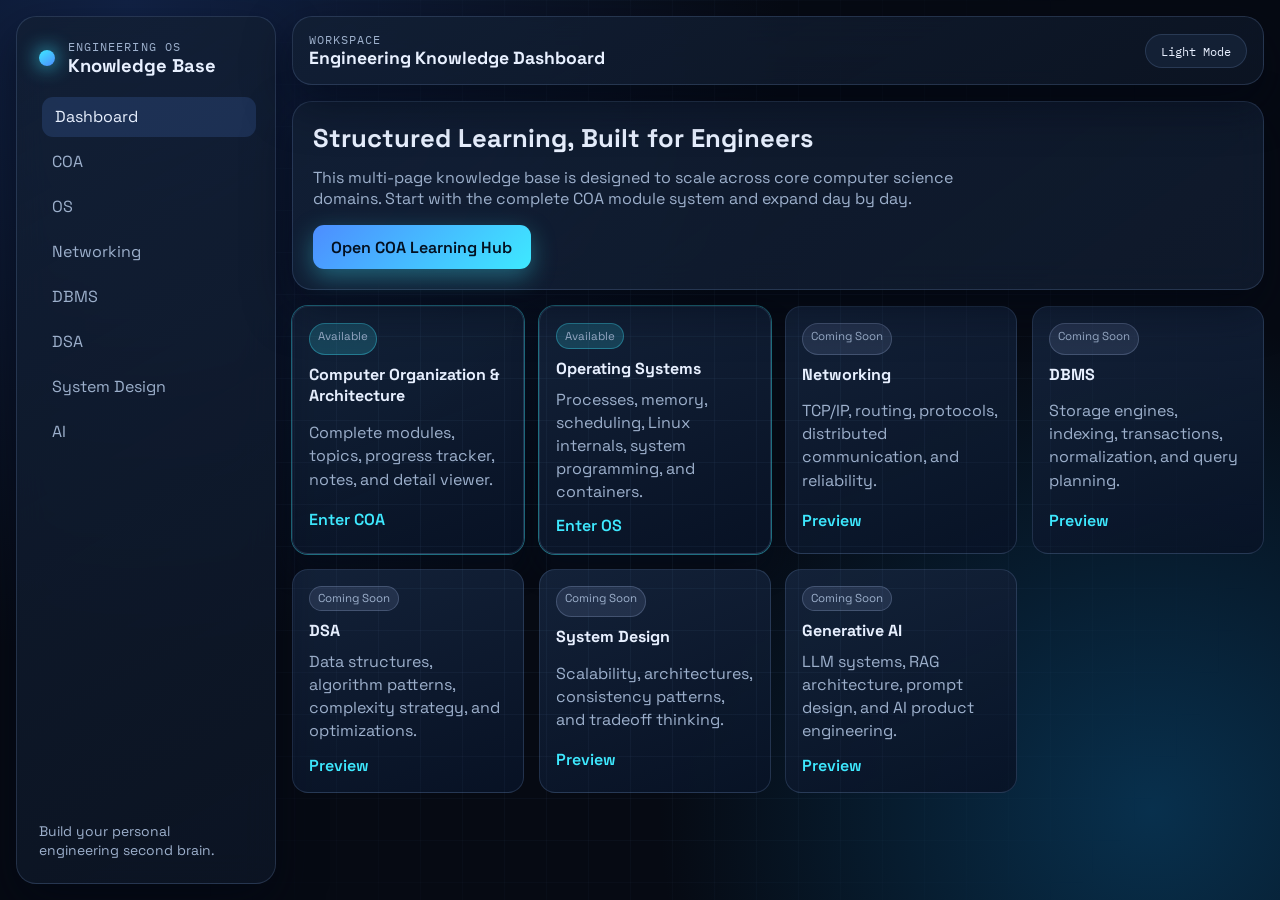
<file: index.html>
<!DOCTYPE html>
<html lang="en" data-theme="dark">
  <head>
    <meta charset="UTF-8" />
    <meta name="viewport" content="width=device-width, initial-scale=1.0" />
    <title>Engineering Knowledge Base</title>
    <link rel="preconnect" href="https://fonts.googleapis.com" />
    <link rel="preconnect" href="https://fonts.gstatic.com" crossorigin />
    <link
      href="https://fonts.googleapis.com/css2?family=Space+Grotesk:wght@400;500;600;700&family=IBM+Plex+Mono:wght@400;500&display=swap"
      rel="stylesheet"
    />
    <link rel="stylesheet" href="style.css" />
  </head>
  <body class="main-shell">
    <div class="bg-grid" aria-hidden="true"></div>
    <aside class="main-sidebar glass-panel">
      <div class="logo-wrap">
        <span class="logo-dot"></span>
        <div>
          <p class="label">Engineering OS</p>
          <h1>Knowledge Base</h1>
        </div>
      </div>
      <nav class="side-nav" aria-label="Primary">
        <a class="active" href="index.html">Dashboard</a>
        <a href="COA/index.html">COA</a>
        <a href="OS/index.html">OS</a>
        <a href="Networking/index.html">Networking</a>
        <a href="DBMS/index.html">DBMS</a>
        <a href="DSA/index.html">DSA</a>
        <a href="System-Design/index.html">System Design</a>
        <a href="AI/index.html">AI</a>
      </nav>
      <p class="side-footer">Build your personal engineering second brain.</p>
    </aside>

    <main class="main-content">
      <header class="topbar glass-panel">
        <div>
          <p class="label">Workspace</p>
          <h2>Engineering Knowledge Dashboard</h2>
        </div>
        <div class="topbar-actions">
          <button id="themeToggle" class="btn-pill" type="button" aria-label="Toggle theme">
            <span>Theme</span>
          </button>
        </div>
      </header>

      <section class="hero glass-panel">
        <h3>Structured Learning, Built for Engineers</h3>
        <p>
          This multi-page knowledge base is designed to scale across core computer science domains.
          Start with the complete COA module system and expand day by day.
        </p>
        <a class="btn-primary" href="COA/index.html">Open COA Learning Hub</a>
      </section>

      <section class="tech-grid" aria-label="Technology Sections">
        <article class="tech-card active">
          <p class="tag">Available</p>
          <h4>Computer Organization &amp; Architecture</h4>
          <p>Complete modules, topics, progress tracker, notes, and detail viewer.</p>
          <a href="COA/index.html">Enter COA</a>
        </article>
        <article class="tech-card active">
          <p class="tag">Available</p>
          <h4>Operating Systems</h4>
          <p>Processes, memory, scheduling, Linux internals, system programming, and containers.</p>
          <a href="OS/index.html">Enter OS</a>
        </article>
        <article class="tech-card">
          <p class="tag soon">Coming Soon</p>
          <h4>Networking</h4>
          <p>TCP/IP, routing, protocols, distributed communication, and reliability.</p>
          <a href="Networking/index.html">Preview</a>
        </article>
        <article class="tech-card">
          <p class="tag soon">Coming Soon</p>
          <h4>DBMS</h4>
          <p>Storage engines, indexing, transactions, normalization, and query planning.</p>
          <a href="DBMS/index.html">Preview</a>
        </article>
        <article class="tech-card">
          <p class="tag soon">Coming Soon</p>
          <h4>DSA</h4>
          <p>Data structures, algorithm patterns, complexity strategy, and optimizations.</p>
          <a href="DSA/index.html">Preview</a>
        </article>
        <article class="tech-card">
          <p class="tag soon">Coming Soon</p>
          <h4>System Design</h4>
          <p>Scalability, architectures, consistency patterns, and tradeoff thinking.</p>
          <a href="System-Design/index.html">Preview</a>
        </article>
        <article class="tech-card">
          <p class="tag soon">Coming Soon</p>
          <h4>Generative AI</h4>
          <p>LLM systems, RAG architecture, prompt design, and AI product engineering.</p>
          <a href="AI/index.html">Preview</a>
        </article>
      </section>
    </main>

    <script src="script.js"></script>
  </body>
</html>
</file>
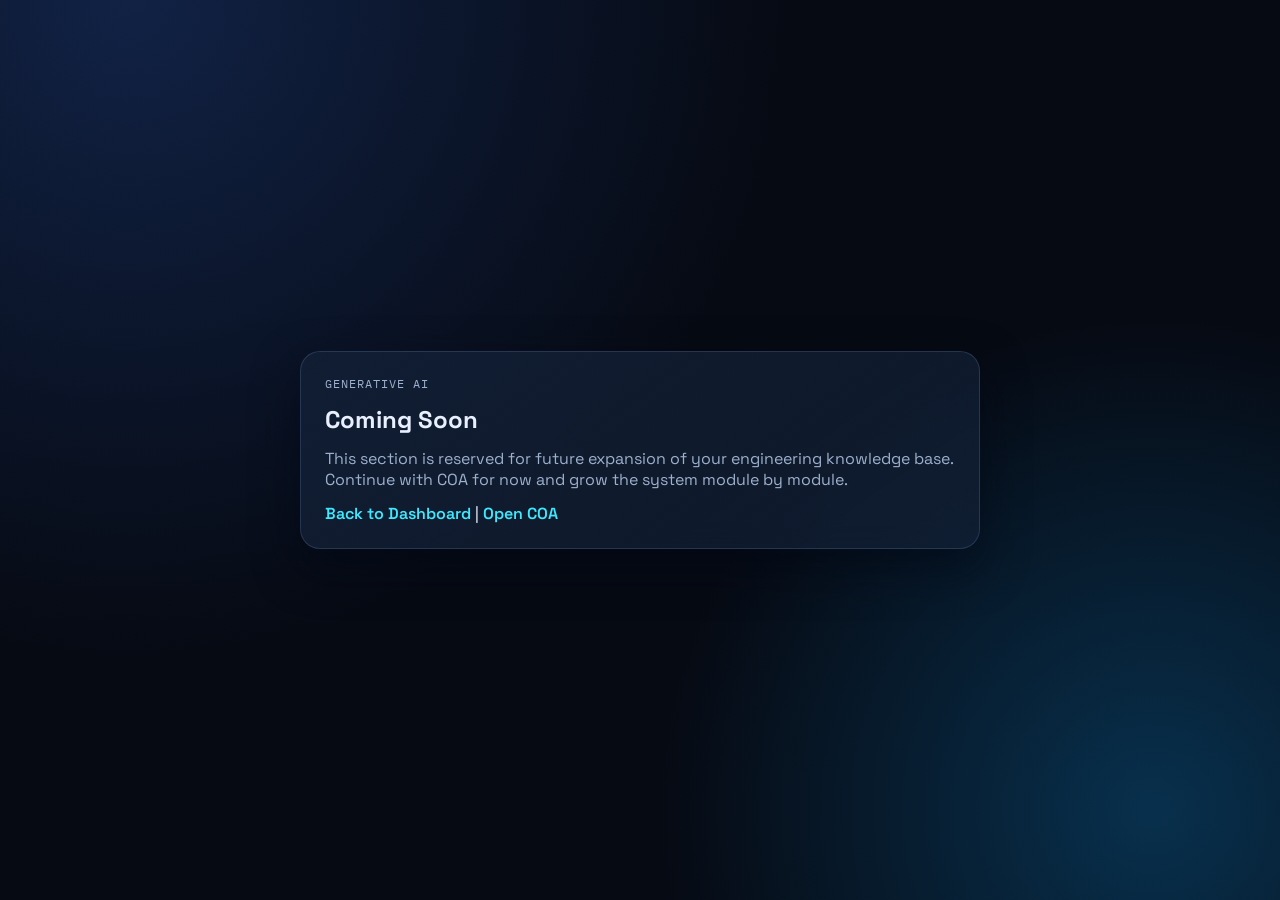
<file: AI/index.html>
<!DOCTYPE html>
<html lang="en" data-theme="dark">
  <head>
    <meta charset="UTF-8" />
    <meta name="viewport" content="width=device-width, initial-scale=1.0" />
    <title>Generative AI | Engineering Knowledge Base</title>
    <link rel="preconnect" href="https://fonts.googleapis.com" />
    <link rel="preconnect" href="https://fonts.gstatic.com" crossorigin />
    <link
      href="https://fonts.googleapis.com/css2?family=Space+Grotesk:wght@400;500;600;700&family=IBM+Plex+Mono:wght@400;500&display=swap"
      rel="stylesheet"
    />
    <link rel="stylesheet" href="../style.css" />
  </head>
  <body>
    <main class="coming-main">
      <section class="coming-card glass-panel">
        <p class="label">Generative AI</p>
        <h1>Coming Soon</h1>
        <p>
          This section is reserved for future expansion of your engineering knowledge base.
          Continue with COA for now and grow the system module by module.
        </p>
        <div>
          <a href="../index.html">Back to Dashboard</a>
          <span> | </span>
          <a href="../COA/index.html">Open COA</a>
        </div>
      </section>
    </main>
    <script src="../script.js"></script>
  </body>
</html>
</file>
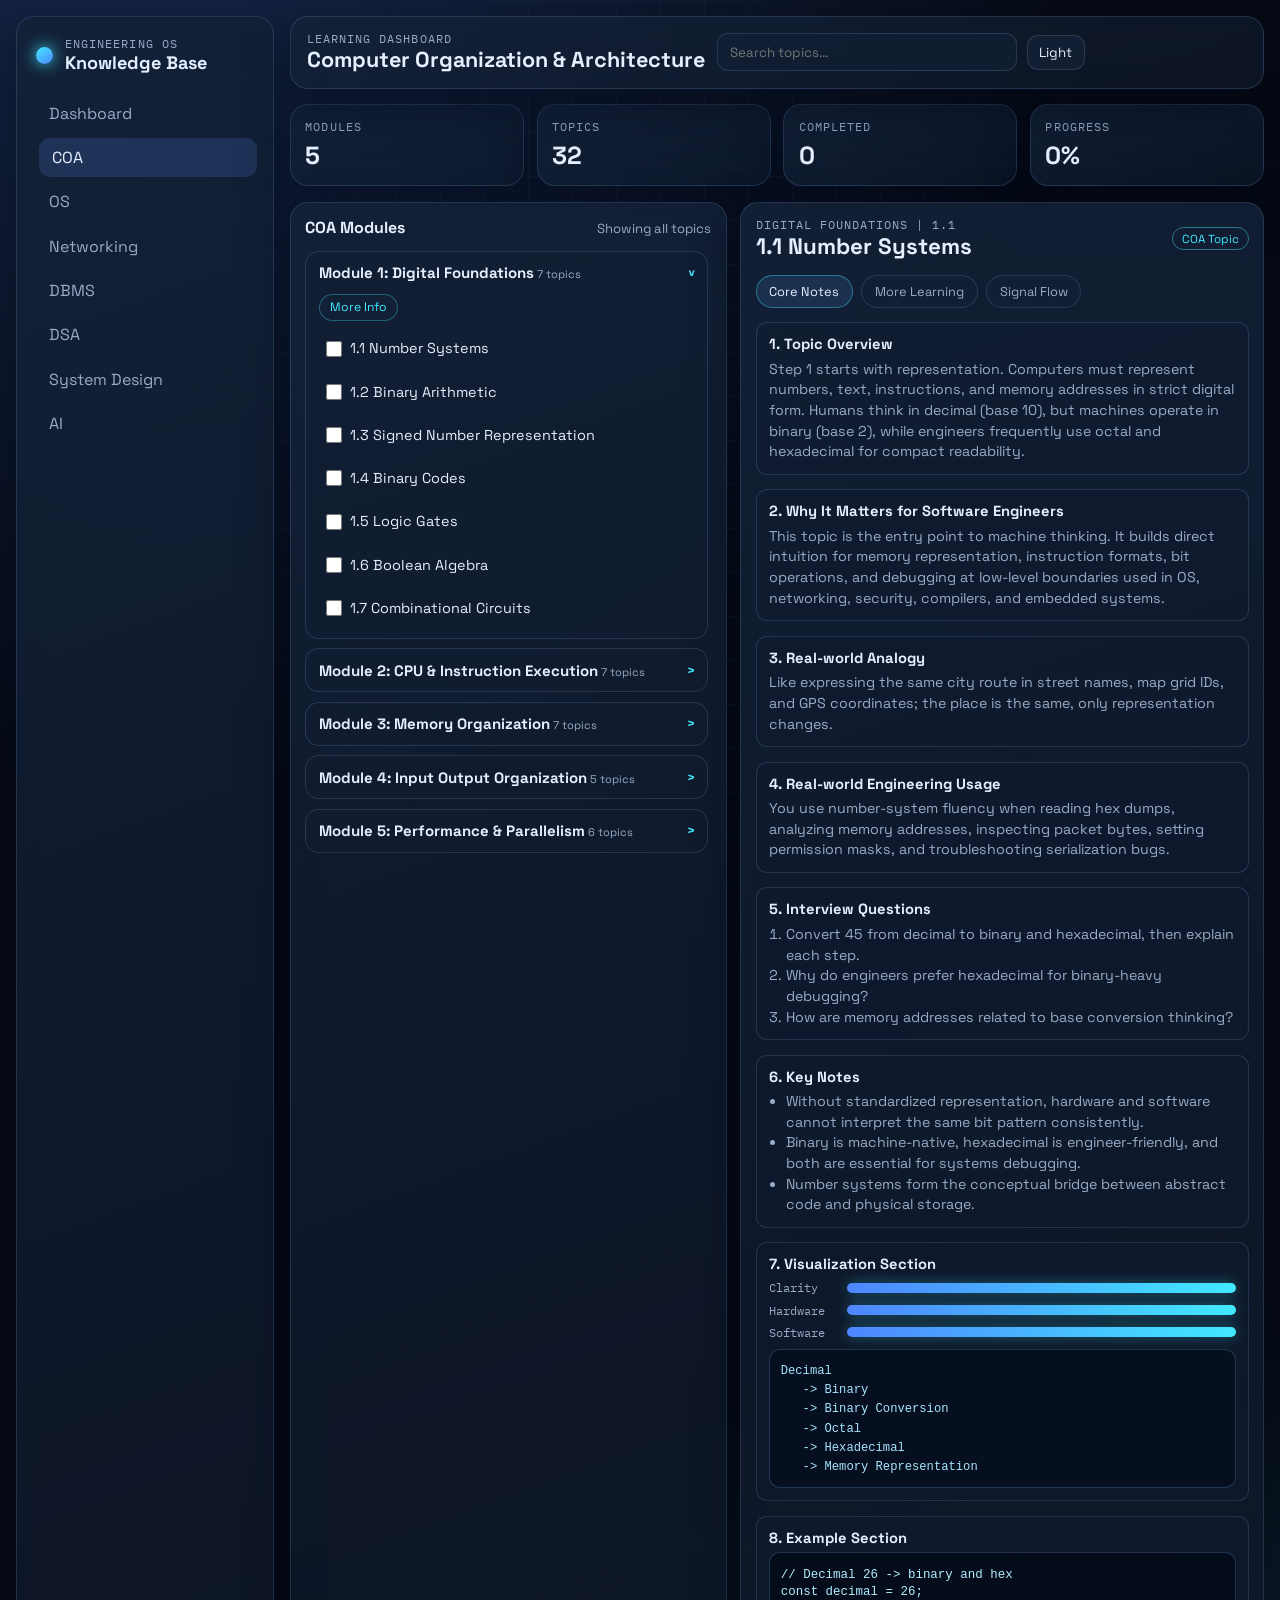
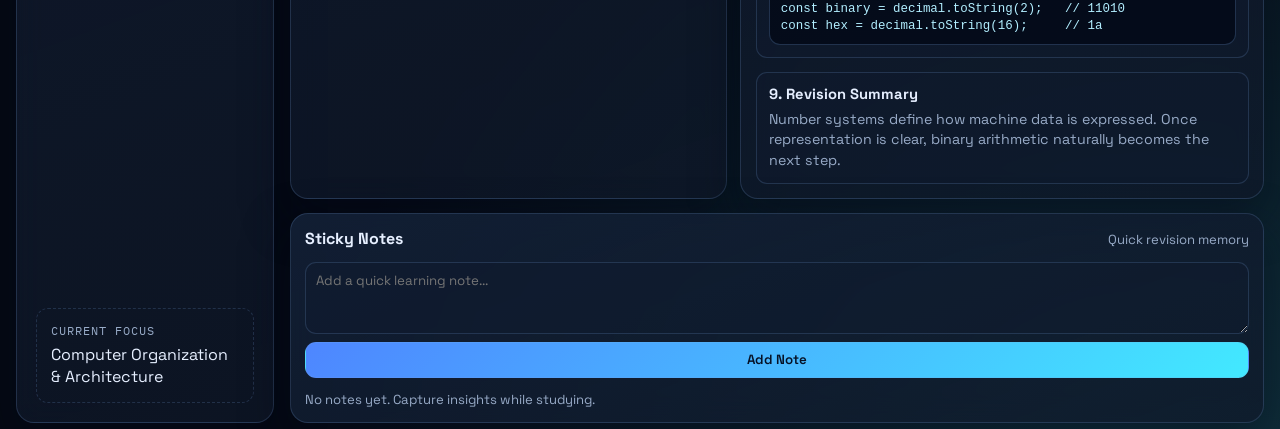
<file: COA/index.html>
<!DOCTYPE html>
<html lang="en" data-theme="dark">
  <head>
    <meta charset="UTF-8" />
    <meta name="viewport" content="width=device-width, initial-scale=1.0" />
    <title>COA Learning Hub | Engineering Knowledge Base</title>
    <link rel="preconnect" href="https://fonts.googleapis.com" />
    <link rel="preconnect" href="https://fonts.gstatic.com" crossorigin />
    <link
      href="https://fonts.googleapis.com/css2?family=Space+Grotesk:wght@400;500;600;700&family=IBM+Plex+Mono:wght@400;500&display=swap"
      rel="stylesheet"
    />
    <link rel="stylesheet" href="style.css" />
  </head>
  <body>
    <div class="coa-grid-bg" aria-hidden="true"></div>

    <div class="app-shell">
      <aside class="sidebar glass" id="sidebar">
        <div class="brand">
          <span class="brand-led"></span>
          <div>
            <p class="kicker">Engineering OS</p>
            <h1>Knowledge Base</h1>
          </div>
        </div>

        <nav class="nav-links" aria-label="Knowledge sections">
          <a href="../index.html">Dashboard</a>
          <a href="index.html" class="active">COA</a>
          <a href="../OS/index.html">OS</a>
          <a href="../Networking/index.html">Networking</a>
          <a href="../DBMS/index.html">DBMS</a>
          <a href="../DSA/index.html">DSA</a>
          <a href="../System-Design/index.html">System Design</a>
          <a href="../AI/index.html">AI</a>
        </nav>

        <div class="sidebar-note">
          <p class="kicker">Current Focus</p>
          <p>Computer Organization &amp; Architecture</p>
        </div>
      </aside>

      <button class="sidebar-backdrop" id="sidebarBackdrop" type="button" aria-label="Close sidebar"></button>

      <main class="workspace">
        <header class="topbar glass">
          <button
            id="mobileNavToggle"
            class="icon-btn"
            type="button"
            aria-label="Toggle sidebar"
            aria-expanded="false"
          >
            Menu
          </button>
          <div class="title-wrap">
            <p class="kicker">Learning Dashboard</p>
            <h2>Computer Organization &amp; Architecture</h2>
          </div>
          <div class="top-actions">
            <label class="search-wrap" for="topicSearch">
              <input id="topicSearch" type="search" placeholder="Search topics..." autocomplete="off" />
            </label>
            <button id="themeToggle" class="icon-btn" type="button" aria-label="Toggle theme">Theme</button>
          </div>
        </header>

        <section class="stats" id="statsRow" aria-label="COA progress stats">
          <article class="stat-card glass">
            <p class="kicker">Modules</p>
            <h3 id="statModules">0</h3>
          </article>
          <article class="stat-card glass">
            <p class="kicker">Topics</p>
            <h3 id="statTopics">0</h3>
          </article>
          <article class="stat-card glass">
            <p class="kicker">Completed</p>
            <h3 id="statCompleted">0</h3>
          </article>
          <article class="stat-card glass">
            <p class="kicker">Progress</p>
            <h3 id="statProgress">0%</h3>
          </article>
        </section>

        <section class="main-layout" aria-label="COA content layout">
          <article class="modules-panel glass">
            <div class="panel-head">
              <h3>COA Modules</h3>
              <p id="searchMeta" class="meta">Showing all topics</p>
            </div>
            <div id="modulesAccordion" class="accordion" role="tree"></div>
          </article>

          <article class="detail-panel glass" id="detailPanel">
            <div id="topicDetail" class="detail-empty">
              <h3>Select a Topic</h3>
              <p>Choose any topic from the module list to open its complete engineering note panel.</p>
            </div>
          </article>

          <aside class="notes-panel glass">
            <div class="panel-head">
              <h3>Sticky Notes</h3>
              <p class="meta">Quick revision memory</p>
            </div>
            <form id="noteForm" class="note-form">
              <textarea id="noteInput" rows="3" placeholder="Add a quick learning note..." required></textarea>
              <button type="submit">Add Note</button>
            </form>
            <div id="notesList" class="notes-list"></div>
          </aside>
        </section>
      </main>
    </div>

    <script src="script.js"></script>
  </body>
</html>
</file>
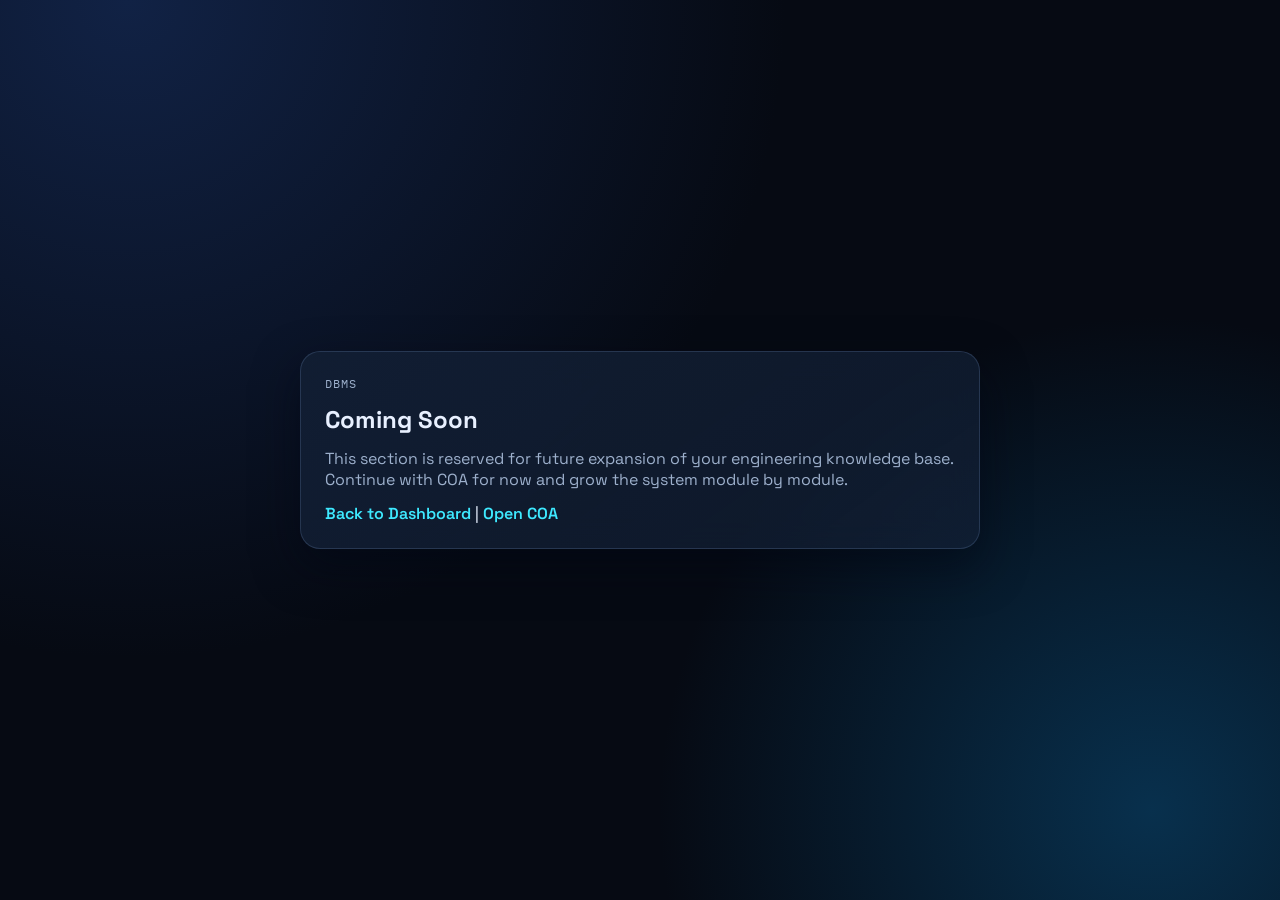
<file: DBMS/index.html>
<!DOCTYPE html>
<html lang="en" data-theme="dark">
  <head>
    <meta charset="UTF-8" />
    <meta name="viewport" content="width=device-width, initial-scale=1.0" />
    <title>DBMS | Engineering Knowledge Base</title>
    <link rel="preconnect" href="https://fonts.googleapis.com" />
    <link rel="preconnect" href="https://fonts.gstatic.com" crossorigin />
    <link
      href="https://fonts.googleapis.com/css2?family=Space+Grotesk:wght@400;500;600;700&family=IBM+Plex+Mono:wght@400;500&display=swap"
      rel="stylesheet"
    />
    <link rel="stylesheet" href="../style.css" />
  </head>
  <body>
    <main class="coming-main">
      <section class="coming-card glass-panel">
        <p class="label">DBMS</p>
        <h1>Coming Soon</h1>
        <p>
          This section is reserved for future expansion of your engineering knowledge base.
          Continue with COA for now and grow the system module by module.
        </p>
        <div>
          <a href="../index.html">Back to Dashboard</a>
          <span> | </span>
          <a href="../COA/index.html">Open COA</a>
        </div>
      </section>
    </main>
    <script src="../script.js"></script>
  </body>
</html>
</file>
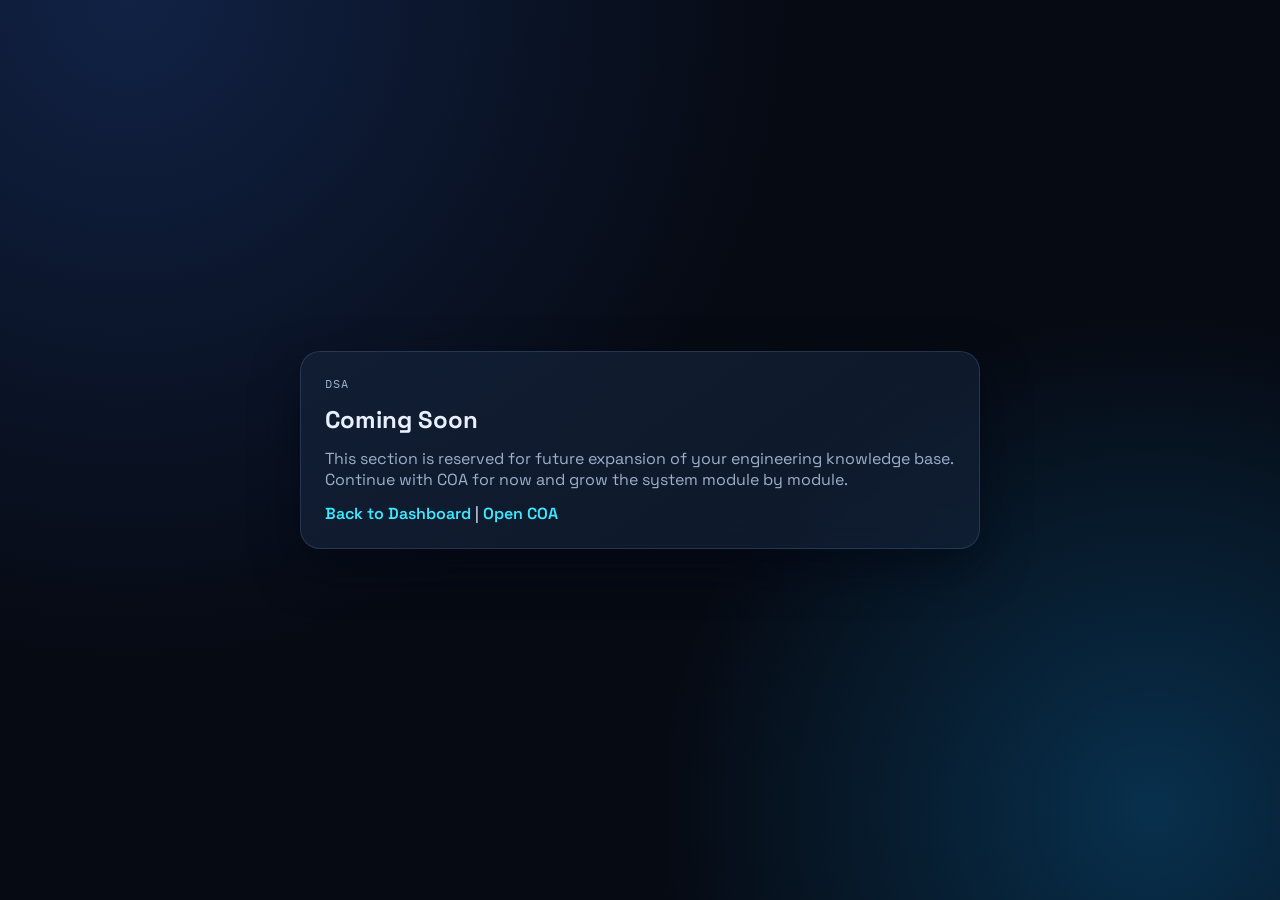
<file: DSA/index.html>
<!DOCTYPE html>
<html lang="en" data-theme="dark">
  <head>
    <meta charset="UTF-8" />
    <meta name="viewport" content="width=device-width, initial-scale=1.0" />
    <title>DSA | Engineering Knowledge Base</title>
    <link rel="preconnect" href="https://fonts.googleapis.com" />
    <link rel="preconnect" href="https://fonts.gstatic.com" crossorigin />
    <link
      href="https://fonts.googleapis.com/css2?family=Space+Grotesk:wght@400;500;600;700&family=IBM+Plex+Mono:wght@400;500&display=swap"
      rel="stylesheet"
    />
    <link rel="stylesheet" href="../style.css" />
  </head>
  <body>
    <main class="coming-main">
      <section class="coming-card glass-panel">
        <p class="label">DSA</p>
        <h1>Coming Soon</h1>
        <p>
          This section is reserved for future expansion of your engineering knowledge base.
          Continue with COA for now and grow the system module by module.
        </p>
        <div>
          <a href="../index.html">Back to Dashboard</a>
          <span> | </span>
          <a href="../COA/index.html">Open COA</a>
        </div>
      </section>
    </main>
    <script src="../script.js"></script>
  </body>
</html>
</file>
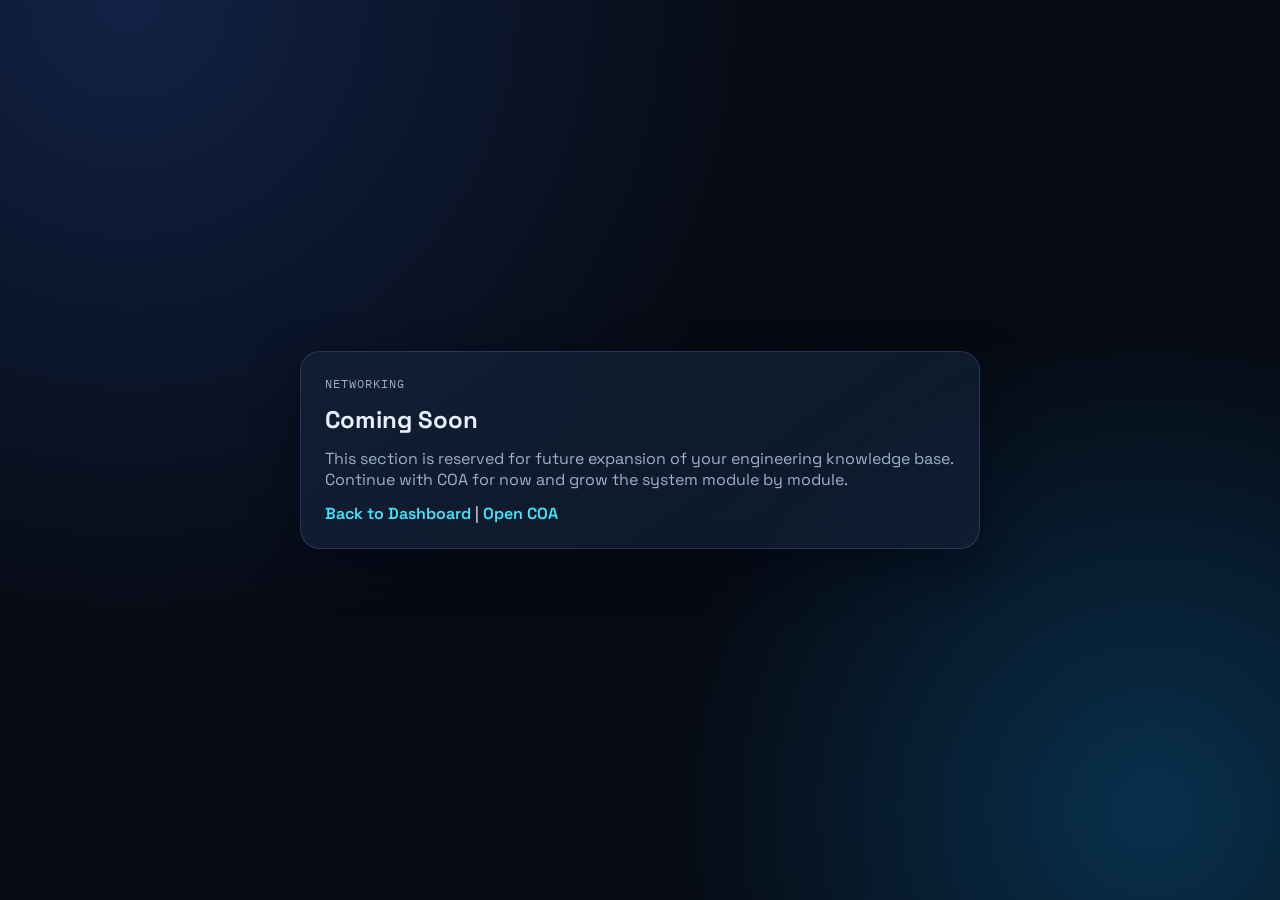
<file: Networking/index.html>
<!DOCTYPE html>
<html lang="en" data-theme="dark">
  <head>
    <meta charset="UTF-8" />
    <meta name="viewport" content="width=device-width, initial-scale=1.0" />
    <title>Networking | Engineering Knowledge Base</title>
    <link rel="preconnect" href="https://fonts.googleapis.com" />
    <link rel="preconnect" href="https://fonts.gstatic.com" crossorigin />
    <link
      href="https://fonts.googleapis.com/css2?family=Space+Grotesk:wght@400;500;600;700&family=IBM+Plex+Mono:wght@400;500&display=swap"
      rel="stylesheet"
    />
    <link rel="stylesheet" href="../style.css" />
  </head>
  <body>
    <main class="coming-main">
      <section class="coming-card glass-panel">
        <p class="label">Networking</p>
        <h1>Coming Soon</h1>
        <p>
          This section is reserved for future expansion of your engineering knowledge base.
          Continue with COA for now and grow the system module by module.
        </p>
        <div>
          <a href="../index.html">Back to Dashboard</a>
          <span> | </span>
          <a href="../COA/index.html">Open COA</a>
        </div>
      </section>
    </main>
    <script src="../script.js"></script>
  </body>
</html>
</file>
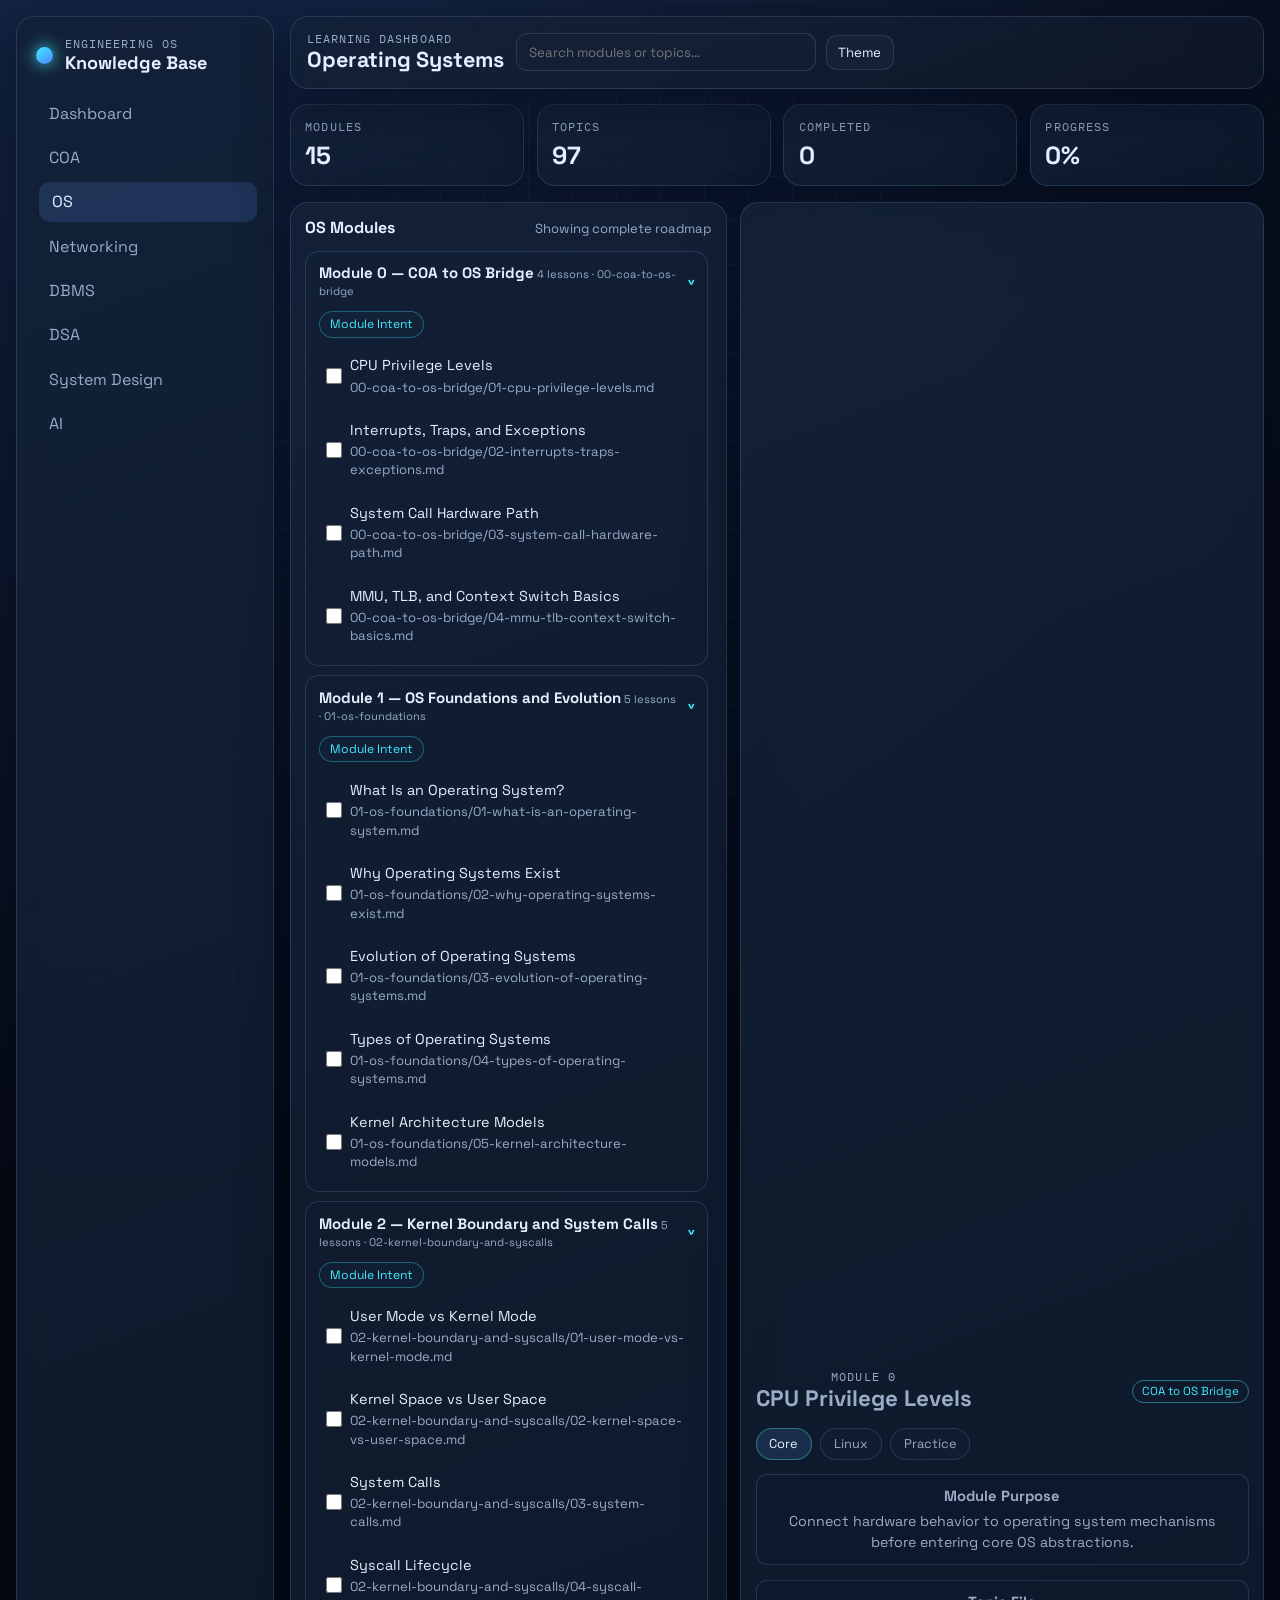
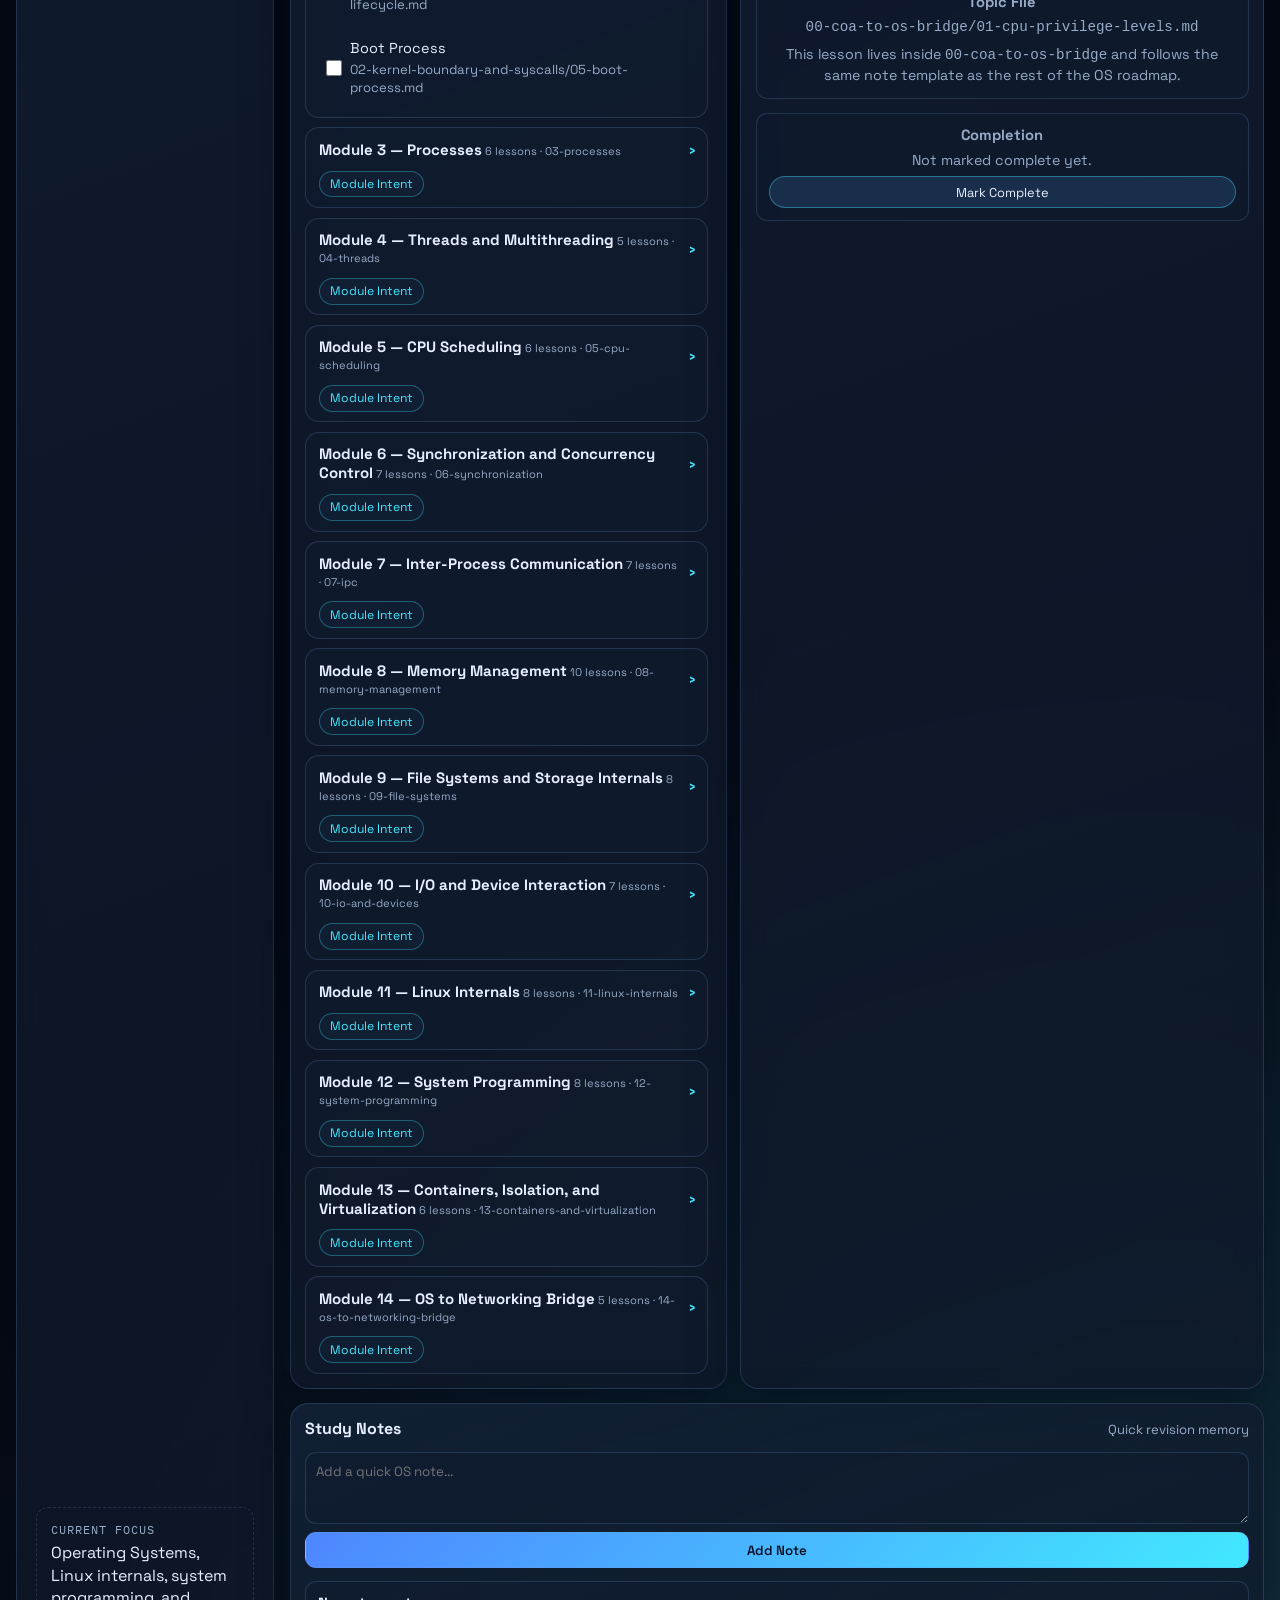
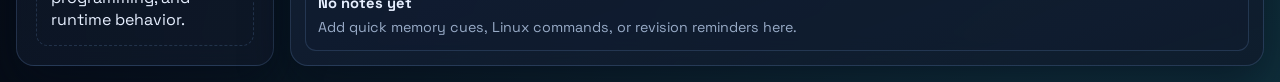
<file: OS/index.html>
<!DOCTYPE html>
<html lang="en" data-theme="dark">
  <head>
    <meta charset="UTF-8" />
    <meta name="viewport" content="width=device-width, initial-scale=1.0" />
    <title>OS Learning Hub | Engineering Knowledge Base</title>
    <link rel="preconnect" href="https://fonts.googleapis.com" />
    <link rel="preconnect" href="https://fonts.gstatic.com" crossorigin />
    <link
      href="https://fonts.googleapis.com/css2?family=Space+Grotesk:wght@400;500;600;700&family=IBM+Plex+Mono:wght@400;500&display=swap"
      rel="stylesheet"
    />
    <link rel="stylesheet" href="../COA/style.css" />
  </head>
  <body>
    <div class="coa-grid-bg" aria-hidden="true"></div>

    <div class="app-shell">
      <aside class="sidebar glass" id="sidebar">
        <div class="brand">
          <span class="brand-led"></span>
          <div>
            <p class="kicker">Engineering OS</p>
            <h1>Knowledge Base</h1>
          </div>
        </div>

        <nav class="nav-links" aria-label="Knowledge sections">
          <a href="../index.html">Dashboard</a>
          <a href="../COA/index.html">COA</a>
          <a href="index.html" class="active">OS</a>
          <a href="../Networking/index.html">Networking</a>
          <a href="../DBMS/index.html">DBMS</a>
          <a href="../DSA/index.html">DSA</a>
          <a href="../System-Design/index.html">System Design</a>
          <a href="../AI/index.html">AI</a>
        </nav>

        <div class="sidebar-note">
          <p class="kicker">Current Focus</p>
          <p>Operating Systems, Linux internals, system programming, and runtime behavior.</p>
        </div>
      </aside>

      <button class="sidebar-backdrop" id="sidebarBackdrop" type="button" aria-label="Close sidebar"></button>

      <main class="workspace">
        <header class="topbar glass">
          <button
            id="mobileNavToggle"
            class="icon-btn"
            type="button"
            aria-label="Toggle sidebar"
            aria-expanded="false"
          >
            Menu
          </button>
          <div class="title-wrap">
            <p class="kicker">Learning Dashboard</p>
            <h2>Operating Systems</h2>
          </div>
          <div class="top-actions">
            <label class="search-wrap" for="topicSearch">
              <input id="topicSearch" type="search" placeholder="Search modules or topics..." autocomplete="off" />
            </label>
            <button id="themeToggle" class="icon-btn" type="button" aria-label="Toggle theme">Theme</button>
          </div>
        </header>

        <section class="stats" id="statsRow" aria-label="OS progress stats">
          <article class="stat-card glass">
            <p class="kicker">Modules</p>
            <h3 id="statModules">0</h3>
          </article>
          <article class="stat-card glass">
            <p class="kicker">Topics</p>
            <h3 id="statTopics">0</h3>
          </article>
          <article class="stat-card glass">
            <p class="kicker">Completed</p>
            <h3 id="statCompleted">0</h3>
          </article>
          <article class="stat-card glass">
            <p class="kicker">Progress</p>
            <h3 id="statProgress">0%</h3>
          </article>
        </section>

        <section class="main-layout" aria-label="OS content layout">
          <article class="modules-panel glass">
            <div class="panel-head">
              <h3>OS Modules</h3>
              <p id="searchMeta" class="meta">Showing complete roadmap</p>
            </div>
            <div id="modulesAccordion" class="accordion" role="tree"></div>
          </article>

          <article class="detail-panel glass" id="detailPanel">
            <div id="topicDetail" class="detail-empty">
              <h3>Select a Topic</h3>
              <p>Choose any OS topic to inspect its module, file path, Linux angle, and study focus.</p>
            </div>
          </article>

          <aside class="notes-panel glass">
            <div class="panel-head">
              <h3>Study Notes</h3>
              <p class="meta">Quick revision memory</p>
            </div>
            <form id="noteForm" class="note-form">
              <textarea id="noteInput" rows="3" placeholder="Add a quick OS note..." required></textarea>
              <button type="submit">Add Note</button>
            </form>
            <div id="notesList" class="notes-list"></div>
          </aside>
        </section>
      </main>
    </div>

    <script src="script.js"></script>
  </body>
</html>
</file>
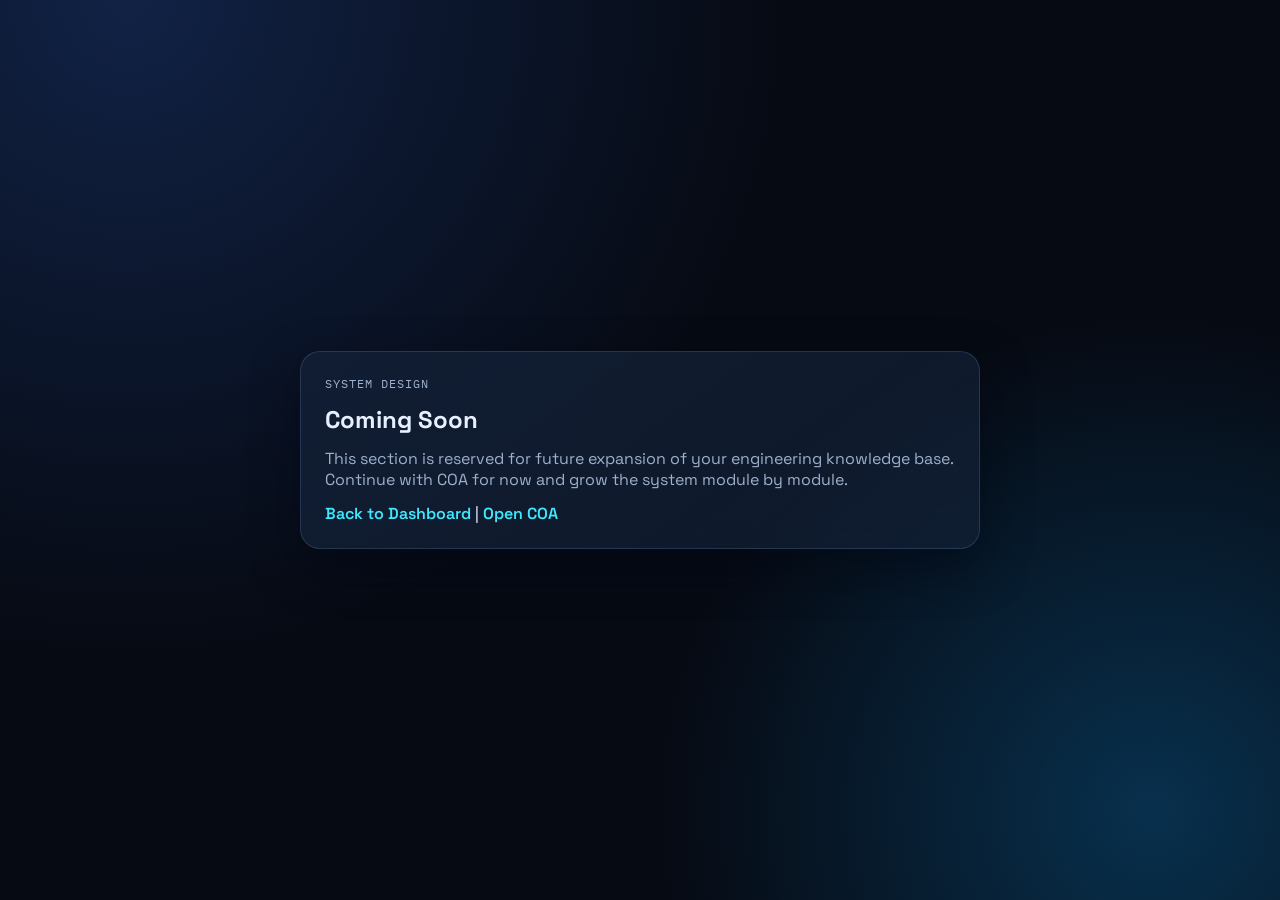
<file: System-Design/index.html>
<!DOCTYPE html>
<html lang="en" data-theme="dark">
  <head>
    <meta charset="UTF-8" />
    <meta name="viewport" content="width=device-width, initial-scale=1.0" />
    <title>System Design | Engineering Knowledge Base</title>
    <link rel="preconnect" href="https://fonts.googleapis.com" />
    <link rel="preconnect" href="https://fonts.gstatic.com" crossorigin />
    <link
      href="https://fonts.googleapis.com/css2?family=Space+Grotesk:wght@400;500;600;700&family=IBM+Plex+Mono:wght@400;500&display=swap"
      rel="stylesheet"
    />
    <link rel="stylesheet" href="../style.css" />
  </head>
  <body>
    <main class="coming-main">
      <section class="coming-card glass-panel">
        <p class="label">System Design</p>
        <h1>Coming Soon</h1>
        <p>
          This section is reserved for future expansion of your engineering knowledge base.
          Continue with COA for now and grow the system module by module.
        </p>
        <div>
          <a href="../index.html">Back to Dashboard</a>
          <span> | </span>
          <a href="../COA/index.html">Open COA</a>
        </div>
      </section>
    </main>
    <script src="../script.js"></script>
  </body>
</html>
</file>
<file: style.css>
:root {
  --bg: #060a13;
  --bg-soft: #0d1424;
  --panel-soft: rgba(20, 34, 57, 0.62);
  --panel: rgba(14, 24, 41, 0.72);
  --panel-strong: rgba(18, 31, 52, 0.88);
  --text: #e8f0ff;
  --text-muted: #9db0cc;
  --line: rgba(117, 152, 201, 0.22);
  --cyan: #3ee9ff;
  --blue: #4d8dff;
  --shadow: 0 18px 45px rgba(2, 8, 20, 0.55);
  --radius-xl: 20px;
  --radius-lg: 16px;
  --radius-md: 11px;
}

:root[data-theme="light"] {
  --bg: #ebf3ff;
  --bg-soft: #dfe9ff;
  --panel-soft: rgba(238, 245, 255, 0.92);
  --panel: rgba(255, 255, 255, 0.85);
  --panel-strong: rgba(255, 255, 255, 0.94);
  --text: #132136;
  --text-muted: #4b5c7a;
  --line: rgba(49, 82, 137, 0.2);
  --cyan: #007f95;
  --blue: #1455d9;
  --shadow: 0 18px 40px rgba(74, 96, 134, 0.2);
}

* {
  box-sizing: border-box;
}

body {
  margin: 0;
  min-height: 100vh;
  font-family: "Space Grotesk", sans-serif;
  color: var(--text);
  background: radial-gradient(circle at 10% 0%, #112245 0%, transparent 45%),
    radial-gradient(circle at 90% 90%, #08304d 0%, transparent 35%), var(--bg);
  transition: background 0.35s ease, color 0.35s ease;
}

h1,
h2,
h3,
h4,
p {
  margin: 0;
}

a {
  color: inherit;
  text-decoration: none;
}

.bg-grid {
  position: fixed;
  inset: 0;
  background-image: linear-gradient(var(--line) 1px, transparent 1px),
    linear-gradient(90deg, var(--line) 1px, transparent 1px);
  background-size: 42px 42px;
  mask-image: radial-gradient(circle at center, black 35%, transparent 82%);
  opacity: 0.3;
  pointer-events: none;
}

.main-shell {
  display: grid;
  grid-template-columns: 260px 1fr;
  gap: 1rem;
  padding: 1rem;
  min-height: 100vh;
}

.glass-panel {
  border: 1px solid var(--line);
  background: linear-gradient(150deg, var(--panel-strong), var(--panel));
  box-shadow: var(--shadow);
  backdrop-filter: blur(16px);
  border-radius: var(--radius-xl);
}

.main-sidebar {
  padding: 1.4rem;
  display: flex;
  flex-direction: column;
  gap: 1.2rem;
}

.logo-wrap {
  display: flex;
  align-items: center;
  gap: 0.8rem;
}

.logo-dot {
  width: 16px;
  height: 16px;
  border-radius: 50%;
  background: linear-gradient(145deg, var(--cyan), var(--blue));
  box-shadow: 0 0 20px var(--cyan);
}

.label {
  font-family: "IBM Plex Mono", monospace;
  font-size: 0.72rem;
  letter-spacing: 0.09em;
  text-transform: uppercase;
  color: var(--text-muted);
}

.logo-wrap h1 {
  font-size: 1.15rem;
}

.side-nav {
  display: flex;
  flex-direction: column;
  gap: 0.3rem;
}

.side-nav a {
  padding: 0.6rem 0.8rem;
  border-radius: var(--radius-md);
  color: var(--text-muted);
  transition: all 0.2s ease;
}

.side-nav a:hover,
.side-nav a.active {
  color: var(--text);
  background: rgba(97, 149, 255, 0.16);
  transform: translateX(3px);
}

.side-footer {
  margin-top: auto;
  color: var(--text-muted);
  font-size: 0.87rem;
  line-height: 1.4;
}

.main-content {
  display: flex;
  flex-direction: column;
  gap: 1rem;
  min-width: 0;
}

.topbar {
  padding: 0.95rem 1rem;
  display: flex;
  justify-content: space-between;
  align-items: center;
  position: sticky;
  top: 1rem;
  z-index: 5;
}

.topbar h2 {
  font-size: 1.1rem;
}

.topbar-actions {
  display: flex;
  align-items: center;
}

.btn-pill {
  border: 1px solid var(--line);
  padding: 0.5rem 0.95rem;
  border-radius: 999px;
  font-family: "IBM Plex Mono", monospace;
  font-size: 0.78rem;
  background: rgba(28, 44, 71, 0.5);
  color: var(--text);
  cursor: pointer;
  transition: transform 0.2s ease, border-color 0.2s ease;
}

.btn-pill:hover {
  transform: translateY(-1px);
  border-color: rgba(62, 233, 255, 0.35);
}

.hero {
  padding: 1.25rem;
  display: grid;
  gap: 0.8rem;
  background: linear-gradient(145deg, var(--panel-strong), var(--panel-soft));
}

.hero h3 {
  font-size: clamp(1.2rem, 2vw, 1.9rem);
}

.hero p {
  color: var(--text-muted);
  max-width: 70ch;
}

.btn-primary {
  justify-self: start;
  margin-top: 0.2rem;
  padding: 0.72rem 1.15rem;
  border-radius: var(--radius-md);
  font-weight: 600;
  background: linear-gradient(135deg, var(--blue), var(--cyan));
  color: #031020;
  box-shadow: 0 8px 24px rgba(62, 233, 255, 0.35);
  transition: transform 0.22s ease, box-shadow 0.22s ease;
}

.btn-primary:hover {
  transform: translateY(-2px);
  box-shadow: 0 12px 28px rgba(62, 233, 255, 0.43);
}

.tech-grid {
  display: grid;
  grid-template-columns: repeat(auto-fit, minmax(230px, 1fr));
  gap: 0.9rem;
}

.tech-card {
  padding: 1rem 1rem 1.05rem;
  border: 1px solid var(--line);
  border-radius: var(--radius-lg);
  background: linear-gradient(160deg, rgba(20, 35, 58, 0.95), rgba(8, 19, 38, 0.92));
  display: grid;
  gap: 0.55rem;
  transition: transform 0.22s ease, border-color 0.22s ease, box-shadow 0.22s ease;
}

:root[data-theme="light"] .tech-card {
  background: linear-gradient(160deg, rgba(255, 255, 255, 0.93), rgba(236, 243, 255, 0.95));
}

.tech-card:hover {
  transform: translateY(-4px);
  border-color: rgba(78, 193, 255, 0.65);
  box-shadow: 0 14px 24px rgba(2, 13, 28, 0.38);
}

.tech-card.active {
  box-shadow: 0 0 0 1px rgba(62, 233, 255, 0.45), 0 18px 26px rgba(4, 13, 30, 0.45);
}

.tag {
  width: fit-content;
  padding: 0.22rem 0.5rem;
  border-radius: 999px;
  background: rgba(62, 233, 255, 0.18);
  border: 1px solid rgba(62, 233, 255, 0.35);
  font-size: 0.72rem;
}

.tag.soon {
  background: rgba(129, 152, 198, 0.16);
  border-color: rgba(142, 161, 201, 0.3);
}

.tech-card h4 {
  font-size: 1rem;
}

.tech-card p {
  color: var(--text-muted);
  line-height: 1.45;
}

.tech-card a {
  margin-top: 0.2rem;
  color: var(--cyan);
  font-weight: 600;
}

.coming-main {
  min-height: 100vh;
  display: grid;
  place-items: center;
  padding: 1.4rem;
}

.coming-card {
  width: min(680px, 100%);
  padding: 1.5rem;
  display: grid;
  gap: 0.8rem;
  background: linear-gradient(145deg, var(--panel-strong), var(--panel-soft));
}

.coming-card p {
  color: var(--text-muted);
}

.coming-card a {
  color: var(--cyan);
  font-weight: 600;
}

@media (max-width: 990px) {
  .main-shell {
    grid-template-columns: 1fr;
    gap: 0.8rem;
    padding: 0.85rem;
  }

  .main-sidebar {
    position: static;
    padding: 1rem;
    gap: 0.9rem;
  }

  .side-nav {
    display: grid;
    grid-template-columns: repeat(4, minmax(0, 1fr));
    gap: 0.45rem;
  }

  .side-nav a {
    text-align: center;
    padding: 0.52rem 0.4rem;
    font-size: 0.85rem;
  }

  .side-footer {
    margin-top: 0.2rem;
  }
}

@media (max-width: 600px) {
  .main-shell {
    padding: 0.65rem;
  }

  .topbar {
    flex-direction: column;
    align-items: flex-start;
    gap: 0.6rem;
    top: 0.65rem;
    padding: 0.8rem;
  }

  .hero {
    padding: 1rem;
  }

  .tech-grid {
    grid-template-columns: 1fr;
  }

  .side-nav {
    grid-template-columns: repeat(2, minmax(0, 1fr));
  }

  .coming-card {
    padding: 1rem;
  }
}
</file>
<file: COA/style.css>
:root {
  --bg: #050913;
  --bg-soft: #0b1220;
  --panel-soft: rgba(14, 27, 47, 0.6);
  --panel: rgba(15, 24, 41, 0.75);
  --panel-strong: rgba(19, 33, 55, 0.9);
  --line: rgba(123, 166, 226, 0.2);
  --text: #e6efff;
  --muted: #98abc7;
  --cyan: #42e9ff;
  --blue: #4e86ff;
  --ok: #4ef9a4;
  --warn: #ffc861;
  --danger: #ff7d91;
  --shadow: 0 18px 45px rgba(3, 9, 24, 0.52);
  --radius-xl: 18px;
  --radius-lg: 14px;
  --radius-md: 11px;
}

:root[data-theme="light"] {
  --bg: #edf4ff;
  --bg-soft: #e1ebfb;
  --panel-soft: rgba(236, 244, 255, 0.9);
  --panel: rgba(255, 255, 255, 0.82);
  --panel-strong: rgba(255, 255, 255, 0.94);
  --line: rgba(78, 109, 163, 0.25);
  --text: #122037;
  --muted: #4b5f7f;
  --cyan: #007e9b;
  --blue: #1953d9;
  --ok: #11824b;
  --warn: #b87900;
  --danger: #cc3551;
  --shadow: 0 18px 40px rgba(105, 132, 179, 0.25);
}

* {
  box-sizing: border-box;
}

body {
  margin: 0;
  min-height: 100vh;
  font-family: "Space Grotesk", sans-serif;
  color: var(--text);
  background:
    radial-gradient(circle at 10% -10%, rgba(77, 141, 255, 0.25) 0%, transparent 40%),
    radial-gradient(circle at 90% 105%, rgba(66, 233, 255, 0.2) 0%, transparent 35%),
    var(--bg);
  transition: background 0.3s ease, color 0.3s ease;
}

body.body-no-scroll {
  overflow: hidden;
}

h1,
h2,
h3,
h4,
p,
ul,
ol {
  margin: 0;
}

button,
input,
textarea {
  font-family: inherit;
}

.coa-grid-bg {
  position: fixed;
  inset: 0;
  pointer-events: none;
  opacity: 0.35;
  background-image: linear-gradient(var(--line) 1px, transparent 1px),
    linear-gradient(90deg, var(--line) 1px, transparent 1px);
  background-size: 44px 44px;
  mask-image: radial-gradient(circle at center, black 40%, transparent 80%);
}

.app-shell {
  position: relative;
  z-index: 1;
  display: grid;
  grid-template-columns: 258px 1fr;
  gap: 1rem;
  padding: 1rem;
  min-height: 100vh;
}

.glass {
  border: 1px solid var(--line);
  border-radius: var(--radius-xl);
  background: linear-gradient(160deg, var(--panel-strong), var(--panel));
  box-shadow: var(--shadow);
  backdrop-filter: blur(14px);
}

.kicker {
  font-family: "IBM Plex Mono", monospace;
  font-size: 0.72rem;
  text-transform: uppercase;
  letter-spacing: 0.09em;
  color: var(--muted);
}

.sidebar {
  padding: 1.2rem;
  display: flex;
  flex-direction: column;
  gap: 1.2rem;
  transition: transform 0.24s ease;
}

.brand {
  display: flex;
  gap: 0.75rem;
  align-items: center;
}

.brand-led {
  width: 17px;
  height: 17px;
  border-radius: 50%;
  background: linear-gradient(145deg, var(--cyan), var(--blue));
  box-shadow: 0 0 16px var(--cyan);
}

.brand h1 {
  font-size: 1.13rem;
}

.nav-links {
  display: flex;
  flex-direction: column;
  gap: 0.3rem;
}

.nav-links a {
  border-radius: var(--radius-md);
  padding: 0.58rem 0.8rem;
  color: var(--muted);
  text-decoration: none;
  transition: all 0.2s ease;
}

.nav-links a.active,
.nav-links a:hover {
  color: var(--text);
  background: rgba(80, 129, 218, 0.2);
  transform: translateX(3px);
}

.sidebar-note {
  margin-top: auto;
  padding: 0.85rem;
  border: 1px dashed var(--line);
  border-radius: 12px;
}

.sidebar-note p:last-child {
  margin-top: 0.35rem;
  color: var(--text);
  line-height: 1.4;
}

.workspace {
  display: flex;
  flex-direction: column;
  gap: 0.95rem;
  min-width: 0;
}

.topbar {
  padding: 0.9rem 1rem;
  display: grid;
  grid-template-columns: auto 1fr auto;
  align-items: center;
  gap: 0.75rem;
  position: sticky;
  top: 1rem;
  z-index: 10;
}

.icon-btn {
  border: 1px solid var(--line);
  color: var(--text);
  background: rgba(24, 38, 62, 0.5);
  border-radius: var(--radius-md);
  padding: 0.48rem 0.72rem;
  cursor: pointer;
  transition: transform 0.2s ease, border-color 0.2s ease, background 0.2s ease;
}

.icon-btn:hover {
  transform: translateY(-1px);
  border-color: rgba(66, 233, 255, 0.42);
  background: rgba(31, 52, 81, 0.58);
}

#mobileNavToggle {
  display: none;
}

.title-wrap h2 {
  font-size: clamp(1.04rem, 2vw, 1.35rem);
}

.top-actions {
  display: flex;
  gap: 0.6rem;
  align-items: center;
}

.search-wrap {
  display: block;
}

.search-wrap input {
  width: 300px;
  max-width: 42vw;
  border: 1px solid var(--line);
  border-radius: var(--radius-md);
  padding: 0.6rem 0.78rem;
  color: var(--text);
  background: rgba(20, 33, 54, 0.52);
}

.search-wrap input:focus {
  outline: 2px solid rgba(66, 233, 255, 0.45);
}

.stats {
  display: grid;
  grid-template-columns: repeat(4, minmax(120px, 1fr));
  gap: 0.8rem;
}

.stat-card {
  padding: 0.9rem;
  display: grid;
  gap: 0.35rem;
  background: linear-gradient(160deg, var(--panel-strong), var(--panel-soft));
}

.stat-card h3 {
  font-size: 1.55rem;
}

.main-layout {
  display: grid;
  grid-template-columns: minmax(300px, 1.2fr) minmax(340px, 1.5fr) minmax(250px, 0.9fr);
  gap: 0.85rem;
  min-height: 62vh;
}

.modules-panel,
.detail-panel,
.notes-panel {
  padding: 0.9rem;
  display: flex;
  flex-direction: column;
  gap: 0.8rem;
  min-width: 0;
}

.panel-head {
  display: flex;
  justify-content: space-between;
  align-items: baseline;
  gap: 0.8rem;
}

.panel-head h3 {
  font-size: 1rem;
}

.meta {
  color: var(--muted);
  font-size: 0.82rem;
}

.accordion {
  display: flex;
  flex-direction: column;
  gap: 0.6rem;
  overflow: auto;
  padding-right: 0.2rem;
}

.module-item {
  border: 1px solid var(--line);
  border-radius: var(--radius-lg);
  background: rgba(18, 30, 52, 0.4);
  transition: border-color 0.2s ease, background 0.2s ease;
}

.module-item:hover {
  border-color: rgba(94, 171, 255, 0.32);
}

:root[data-theme="light"] .module-item {
  background: rgba(241, 246, 255, 0.8);
}

.module-head {
  width: 100%;
  border: 0;
  background: transparent;
  color: var(--text);
  padding: 0.72rem 0.78rem;
  display: grid;
  grid-template-columns: 1fr auto;
  text-align: left;
  gap: 0.5rem;
  cursor: pointer;
}

.module-head strong {
  font-size: 0.94rem;
}

.module-head small {
  color: var(--muted);
}

.module-arrow {
  align-self: center;
  color: var(--cyan);
  transition: transform 0.22s ease;
  font-weight: 700;
}

.module-item.open .module-arrow {
  transform: rotate(90deg);
}

.module-more-block {
  padding: 0 0.78rem 0.6rem;
  display: grid;
  gap: 0.45rem;
}

.module-more-toggle {
  border: 1px solid rgba(66, 233, 255, 0.32);
  color: var(--cyan);
  background: rgba(21, 38, 61, 0.45);
  border-radius: 999px;
  padding: 0.28rem 0.64rem;
  justify-self: start;
  font-size: 0.76rem;
  cursor: pointer;
}

.module-more-content {
  display: none;
  border: 1px solid var(--line);
  border-radius: var(--radius-md);
  padding: 0.7rem;
  background: rgba(14, 26, 44, 0.42);
}

:root[data-theme="light"] .module-more-content {
  background: rgba(244, 249, 255, 0.92);
}

.module-more-content.open {
  display: block;
  animation: fadeIn 0.32s ease;
}

.module-one-info {
  display: grid;
  gap: 0.42rem;
}

.module-one-info h4 {
  font-size: 0.9rem;
}

.module-one-info h5 {
  margin-top: 0.25rem;
  font-size: 0.8rem;
  color: var(--text);
}

.module-one-info p,
.module-one-info li {
  color: var(--muted);
  font-size: 0.8rem;
  line-height: 1.45;
}

.module-one-info ol,
.module-one-info ul {
  margin: 0;
  padding-left: 1rem;
  display: grid;
  gap: 0.2rem;
}

.module-body {
  display: grid;
  grid-template-rows: 0fr;
  transition: grid-template-rows 0.26s ease;
}

.module-item.open .module-body {
  grid-template-rows: 1fr;
}

.module-body-inner {
  overflow: hidden;
}

.topic-list {
  list-style: none;
  margin: 0;
  padding: 0 0.7rem 0.7rem;
  display: grid;
  gap: 0.42rem;
}

.topic-row {
  border: 1px solid transparent;
  border-radius: var(--radius-md);
  display: grid;
  grid-template-columns: auto 1fr;
  gap: 0.5rem;
  align-items: center;
  padding: 0.45rem;
  transition: border-color 0.2s ease, background 0.2s ease;
}

.topic-row:hover {
  border-color: var(--line);
  background: rgba(76, 108, 164, 0.14);
}

.topic-check {
  margin: 0;
  width: 1rem;
  height: 1rem;
  accent-color: var(--ok);
  cursor: pointer;
}

.topic-btn {
  background: transparent;
  border: 0;
  text-align: left;
  color: var(--text);
  font-size: 0.9rem;
  line-height: 1.4;
  padding: 0;
  cursor: pointer;
}

.topic-row.active {
  border-color: rgba(66, 233, 255, 0.56);
  box-shadow: inset 0 0 0 1px rgba(66, 233, 255, 0.2);
}

.topic-row.completed .topic-btn {
  color: var(--muted);
  text-decoration: line-through;
  text-decoration-thickness: 1.5px;
}

.detail-empty {
  margin: auto;
  text-align: center;
  display: grid;
  gap: 0.5rem;
  color: var(--muted);
}

.topic-card {
  display: grid;
  gap: 0.9rem;
}

.detail-tabs {
  display: flex;
  flex-wrap: wrap;
  gap: 0.5rem;
}

.detail-tab {
  border: 1px solid var(--line);
  background: rgba(20, 34, 56, 0.45);
  color: var(--muted);
  border-radius: 999px;
  padding: 0.42rem 0.8rem;
  font-size: 0.8rem;
  cursor: pointer;
  transition: border-color 0.2s ease, color 0.2s ease, background 0.2s ease;
}

.detail-tab.active,
.detail-tab:hover {
  color: var(--text);
  border-color: rgba(66, 233, 255, 0.38);
  background: rgba(37, 68, 106, 0.5);
}

.topic-card h3 {
  font-size: clamp(1.05rem, 1.8vw, 1.4rem);
}

.topic-head {
  display: flex;
  justify-content: space-between;
  align-items: center;
  gap: 0.8rem;
}

.badge {
  border: 1px solid rgba(66, 233, 255, 0.45);
  color: var(--cyan);
  padding: 0.22rem 0.56rem;
  border-radius: 999px;
  font-size: 0.73rem;
  white-space: nowrap;
}

.topic-section {
  border: 1px solid var(--line);
  border-radius: var(--radius-md);
  padding: 0.75rem;
  display: grid;
  gap: 0.35rem;
  background: rgba(17, 28, 48, 0.38);
}

:root[data-theme="light"] .topic-section {
  background: rgba(245, 249, 255, 0.9);
}

.topic-section h4 {
  font-size: 0.92rem;
}

.topic-section p,
.topic-section li {
  color: var(--muted);
  line-height: 1.45;
  font-size: 0.89rem;
}

.topic-section ul,
.topic-section ol {
  padding-left: 1.1rem;
}

.visual-block {
  display: grid;
  gap: 0.45rem;
  margin-top: 0.1rem;
}

.visual-row {
  display: flex;
  align-items: center;
  gap: 0.55rem;
}

.visual-label {
  min-width: 70px;
  font-family: "IBM Plex Mono", monospace;
  font-size: 0.76rem;
  color: var(--muted);
}

.visual-bar {
  height: 10px;
  border-radius: 999px;
  background: linear-gradient(90deg, var(--blue), var(--cyan));
  box-shadow: 0 0 14px rgba(66, 233, 255, 0.35);
}

.code-sample {
  margin: 0;
  padding: 0.7rem;
  border-radius: var(--radius-md);
  background: rgba(3, 10, 22, 0.78);
  border: 1px solid rgba(117, 167, 229, 0.25);
  color: #b2eeff;
  font-family: "IBM Plex Mono", monospace;
  font-size: 0.78rem;
  overflow: auto;
}

.flow-diagram {
  margin: 0.2rem 0 0;
  padding: 0.7rem;
  border-radius: var(--radius-md);
  border: 1px solid rgba(117, 167, 229, 0.25);
  background: rgba(5, 14, 28, 0.75);
  color: #a7e5ff;
  font-family: "IBM Plex Mono", monospace;
  font-size: 0.76rem;
  line-height: 1.5;
  white-space: pre-wrap;
}

.mini-grid {
  display: grid;
  grid-template-columns: repeat(auto-fit, minmax(150px, 1fr));
  gap: 0.6rem;
}

.mini-card {
  border: 1px solid var(--line);
  border-radius: var(--radius-md);
  padding: 0.72rem;
  display: grid;
  gap: 0.25rem;
  background: rgba(12, 23, 41, 0.52);
}

:root[data-theme="light"] .mini-card {
  background: rgba(246, 250, 255, 0.92);
}

.mini-label {
  font-family: "IBM Plex Mono", monospace;
  font-size: 0.72rem;
  color: var(--muted);
  text-transform: uppercase;
  letter-spacing: 0.08em;
}

.signal-pill-row {
  display: flex;
  flex-wrap: wrap;
  gap: 0.5rem;
}

.signal-pill {
  display: inline-flex;
  align-items: center;
  border-radius: 999px;
  padding: 0.42rem 0.8rem;
  font-size: 0.78rem;
  font-weight: 600;
}

.signal-pill.high {
  background: rgba(78, 249, 164, 0.16);
  color: var(--ok);
  border: 1px solid rgba(78, 249, 164, 0.32);
}

.signal-pill.low {
  background: rgba(77, 134, 255, 0.16);
  color: var(--blue);
  border: 1px solid rgba(77, 134, 255, 0.3);
}

.topic-hero-visual {
  background:
    radial-gradient(circle at top right, rgba(66, 233, 255, 0.14), transparent 35%),
    rgba(17, 28, 48, 0.38);
}

.flow-stack {
  display: grid;
  justify-items: center;
  gap: 0.2rem;
  padding: 0.3rem 0;
}

.flow-stack-node {
  width: min(100%, 280px);
  display: grid;
  justify-items: center;
  gap: 0.2rem;
}

.flow-stack-node span {
  width: 100%;
  text-align: center;
  border: 1px solid var(--line);
  border-radius: var(--radius-md);
  padding: 0.62rem 0.75rem;
  background: rgba(9, 20, 37, 0.78);
  box-shadow: inset 0 1px 0 rgba(255, 255, 255, 0.03);
}

.flow-stack.blue .flow-stack-node span {
  border-color: rgba(77, 134, 255, 0.32);
}

.flow-stack.cyan .flow-stack-node span {
  border-color: rgba(66, 233, 255, 0.34);
  box-shadow: 0 12px 28px rgba(10, 22, 42, 0.28);
}

.flow-stack-arrow {
  width: 2px;
  height: 18px;
  background: linear-gradient(180deg, var(--blue), var(--cyan));
  position: relative;
}

.flow-stack-arrow::after {
  content: "";
  position: absolute;
  left: 50%;
  bottom: -3px;
  width: 8px;
  height: 8px;
  border-right: 2px solid var(--cyan);
  border-bottom: 2px solid var(--cyan);
  transform: translateX(-50%) rotate(45deg);
}

.flow-rail {
  display: grid;
  gap: 0.6rem;
}

.flow-rail-node {
  display: flex;
  align-items: center;
  gap: 0.55rem;
  flex-wrap: wrap;
}

.flow-rail-node span {
  border: 1px solid var(--line);
  border-radius: 999px;
  padding: 0.48rem 0.72rem;
  background: rgba(12, 24, 43, 0.72);
  color: var(--text);
}

.flow-rail-arrow {
  font-family: "IBM Plex Mono", monospace;
  color: var(--cyan);
  font-size: 0.92rem;
}

.note-form {
  display: grid;
  gap: 0.5rem;
}

.note-form textarea {
  border: 1px solid var(--line);
  border-radius: var(--radius-md);
  padding: 0.6rem;
  color: var(--text);
  background: rgba(16, 27, 47, 0.52);
  resize: vertical;
}

.note-form button {
  border: 1px solid var(--line);
  border-radius: var(--radius-md);
  padding: 0.53rem 0.74rem;
  color: #061226;
  background: linear-gradient(135deg, var(--blue), var(--cyan));
  font-weight: 600;
  cursor: pointer;
}

.notes-list {
  display: grid;
  gap: 0.52rem;
  overflow: auto;
}

.note-item {
  border: 1px solid var(--line);
  border-radius: var(--radius-md);
  padding: 0.6rem;
  display: grid;
  gap: 0.46rem;
  background: rgba(18, 31, 54, 0.48);
}

:root[data-theme="light"] .note-item {
  background: rgba(247, 251, 255, 0.95);
}

.note-item p {
  color: var(--text);
  font-size: 0.86rem;
  line-height: 1.4;
}

.note-item footer {
  display: flex;
  justify-content: space-between;
  align-items: center;
}

.note-item small {
  color: var(--muted);
  font-size: 0.72rem;
}

.note-item button {
  border: 1px solid rgba(255, 125, 145, 0.3);
  color: var(--danger);
  background: rgba(255, 125, 145, 0.08);
  border-radius: 7px;
  padding: 0.18rem 0.5rem;
  cursor: pointer;
}

.fade-in {
  animation: fadeIn 0.4s ease;
}

.sidebar-backdrop {
  display: none;
}

@keyframes fadeIn {
  from {
    opacity: 0;
    transform: translateY(6px);
  }
  to {
    opacity: 1;
    transform: translateY(0);
  }
}

@media (max-width: 1280px) {
  .main-layout {
    grid-template-columns: minmax(290px, 1fr) minmax(300px, 1.2fr);
  }

  .notes-panel {
    grid-column: span 2;
  }
}

@media (max-width: 980px) {
  .app-shell {
    grid-template-columns: 1fr;
    padding: 0.85rem;
  }

  .sidebar {
    position: fixed;
    left: 0.8rem;
    top: 0.8rem;
    bottom: 0.8rem;
    width: min(290px, calc(100% - 1.6rem));
    transform: translateX(-120%);
    transition: transform 0.24s ease;
    z-index: 20;
    overflow-y: auto;
  }

  .sidebar.open {
    transform: translateX(0);
  }

  .sidebar-backdrop {
    display: block;
    position: fixed;
    inset: 0;
    border: 0;
    opacity: 0;
    pointer-events: none;
    background: rgba(2, 8, 20, 0.6);
    backdrop-filter: blur(2px);
    transition: opacity 0.2s ease;
    z-index: 15;
  }

  .sidebar-backdrop.open {
    opacity: 1;
    pointer-events: auto;
  }

  #mobileNavToggle {
    display: inline-flex;
    justify-content: center;
    align-items: center;
    min-width: 72px;
  }

  .search-wrap input {
    width: 220px;
    max-width: 48vw;
  }

  .stats {
    grid-template-columns: repeat(2, minmax(120px, 1fr));
  }

  .main-layout {
    grid-template-columns: 1fr;
    min-height: auto;
  }

  .notes-panel {
    grid-column: auto;
  }

  .module-more-block {
    padding: 0 0.65rem 0.55rem;
  }
}

@media (max-width: 680px) {
  .app-shell {
    padding: 0.65rem;
    gap: 0.7rem;
  }

  .topbar {
    top: 0.65rem;
    grid-template-columns: auto 1fr;
    gap: 0.65rem;
    padding: 0.75rem;
  }

  .top-actions {
    grid-column: span 2;
    width: 100%;
    display: grid;
    grid-template-columns: 1fr auto;
  }

  .search-wrap {
    flex: 1;
  }

  .search-wrap input {
    width: 100%;
    max-width: none;
  }

  .stats {
    grid-template-columns: 1fr;
    gap: 0.6rem;
  }

  .title-wrap h2 {
    font-size: 0.98rem;
  }

  .modules-panel,
  .detail-panel,
  .notes-panel {
    padding: 0.75rem;
    gap: 0.65rem;
  }

  .module-one-info p,
  .module-one-info li {
    font-size: 0.78rem;
  }

  .panel-head {
    align-items: center;
  }

  .panel-head .meta {
    font-size: 0.76rem;
  }

  .topic-head {
    flex-direction: column;
    align-items: flex-start;
  }

  .detail-tabs {
    gap: 0.4rem;
  }

  .detail-tab {
    width: 100%;
    justify-content: center;
  }
}
</file>
